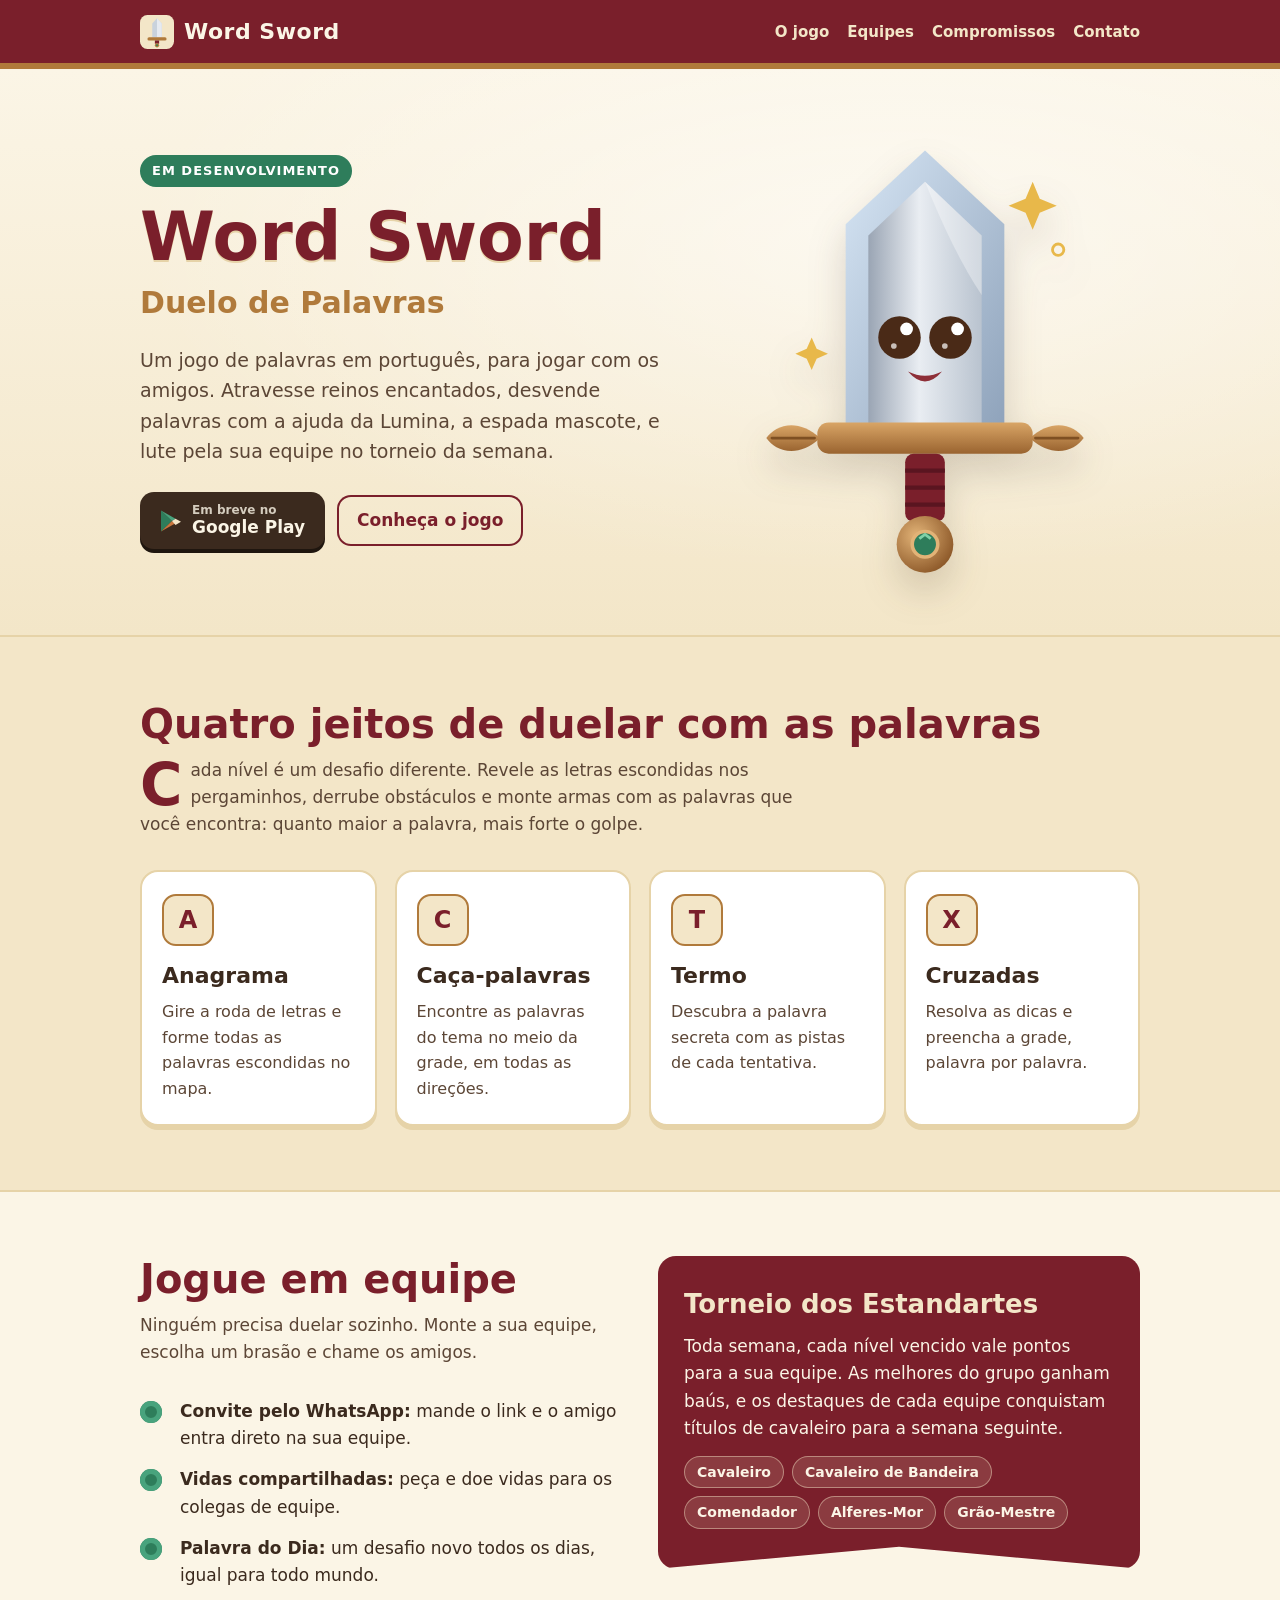
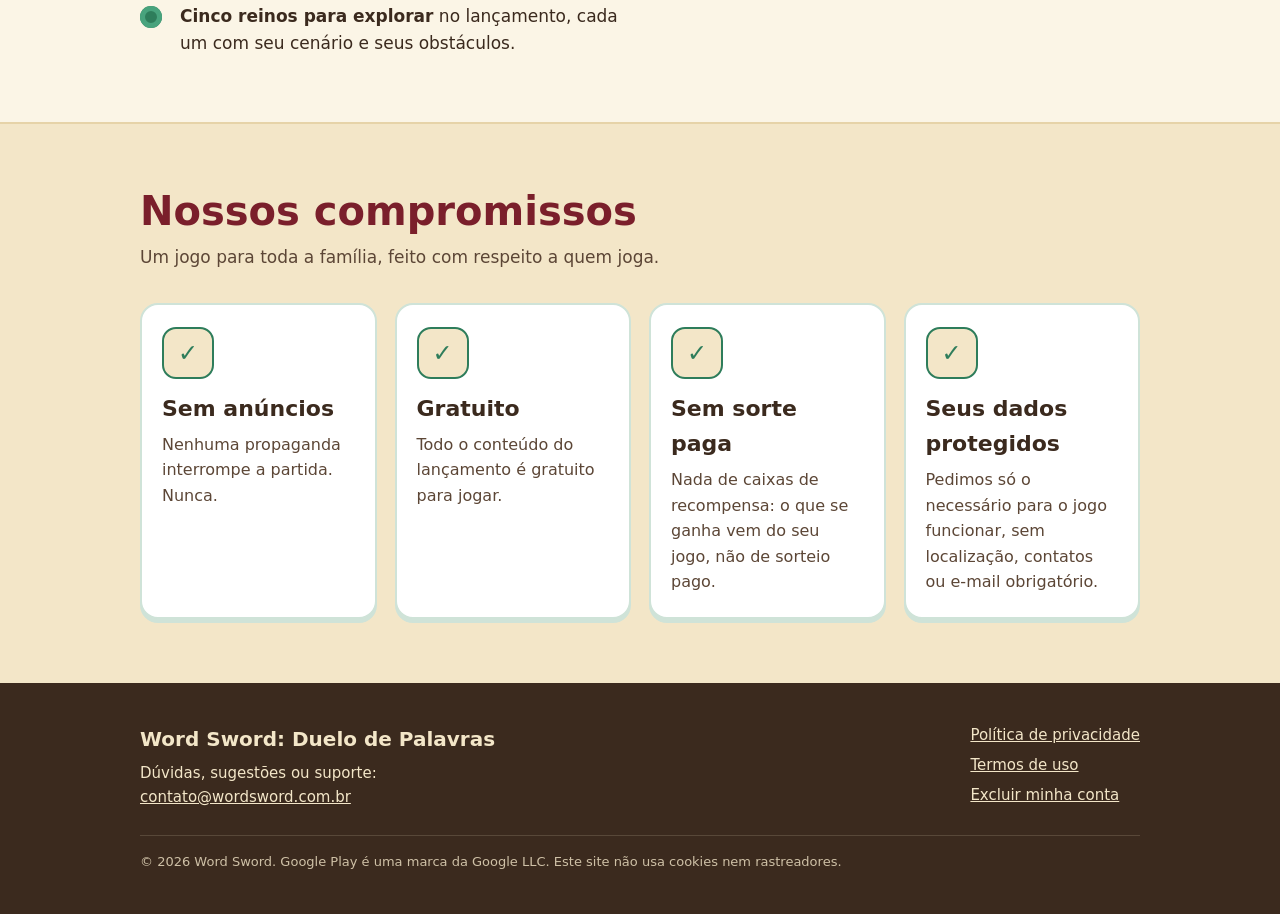
<file: index.html>
<!doctype html>
<html lang="pt-BR">
<head>
<meta charset="utf-8">
<meta name="viewport" content="width=device-width, initial-scale=1">
<title>Word Sword: Duelo de Palavras</title>
<meta name="description" content="Word Sword: Duelo de Palavras é um jogo de palavras em português para Android, com reinos, equipes e torneios. Sem anúncios. Em breve no Google Play.">
<meta name="theme-color" content="#7A1F2B">
<meta property="og:type" content="website">
<meta property="og:title" content="Word Sword: Duelo de Palavras">
<meta property="og:description" content="Jogo de palavras em português, com reinos, equipes e torneios. Sem anúncios. Em breve no Google Play.">
<meta property="og:url" content="https://wordsword.com.br/">
<meta property="og:locale" content="pt_BR">
<link rel="canonical" href="https://wordsword.com.br/">
<link rel="icon" href="data:image/svg+xml,%3Csvg xmlns='http://www.w3.org/2000/svg' viewBox='0 0 64 64'%3E%3Crect width='64' height='64' rx='14' fill='%237A1F2B'/%3E%3Cpath d='M32 6l9 10v26H23V16z' fill='%23E6EAF0'/%3E%3Crect x='14' y='42' width='36' height='6' rx='3' fill='%23B07A3B'/%3E%3Crect x='28' y='48' width='8' height='6' fill='%23F3E6C8'/%3E%3Ccircle cx='32' cy='57' r='4' fill='%23B07A3B'/%3E%3C/svg%3E">
<style>
  :root {
    --pergaminho: #F3E6C8;
    --pergaminho-claro: #FBF5E6;
    --pergaminho-escuro: #E6D3A8;
    --esmeralda: #2E7D5B;
    --vinho: #7A1F2B;
    --vinho-escuro: #5A1520;
    --bronze: #B07A3B;
    --cobre: #C8763E;
    --tinta: #3B2A1E;
    --tinta-suave: #5C4636;
    --raio: 18px;
    --fonte-titulo: "Baloo 2", "Nunito", "Trebuchet MS", system-ui, sans-serif;
    --fonte-texto: "Nunito", system-ui, -apple-system, "Segoe UI", Roboto, sans-serif;
  }
  * { box-sizing: border-box; }
  html { scroll-behavior: smooth; }
  body {
    margin: 0;
    background: var(--pergaminho);
    color: var(--tinta);
    font-family: var(--fonte-texto);
    font-size: 17px;
    line-height: 1.6;
  }
  a { color: var(--vinho); }
  a:focus-visible, .botao:focus-visible { outline: 3px solid var(--esmeralda); outline-offset: 3px; }
  .conteudo { max-width: 1040px; margin: 0 auto; padding: 0 20px; }

  /* Topo */
  header.topo {
    background: var(--vinho);
    color: var(--pergaminho-claro);
    border-bottom: 6px solid var(--bronze);
  }
  header.topo .conteudo { display: flex; align-items: center; justify-content: space-between; gap: 16px; padding-top: 14px; padding-bottom: 14px; }
  .marca { display: flex; align-items: center; gap: 10px; color: inherit; text-decoration: none; font-family: var(--fonte-titulo); font-weight: 800; font-size: 22px; letter-spacing: .5px; }
  .marca svg { width: 34px; height: 34px; }
  nav.menu { display: flex; gap: 18px; flex-wrap: wrap; }
  nav.menu a { color: var(--pergaminho); text-decoration: none; font-weight: 700; font-size: 15px; }
  nav.menu a:hover { text-decoration: underline; }

  /* Abertura */
  .abertura {
    background:
      radial-gradient(ellipse at 70% 30%, rgba(255,255,255,.55), transparent 60%),
      linear-gradient(180deg, var(--pergaminho-claro), var(--pergaminho));
    border-bottom: 2px solid var(--pergaminho-escuro);
  }
  .abertura .conteudo { display: grid; grid-template-columns: 1.25fr 1fr; align-items: center; gap: 32px; padding-top: 56px; padding-bottom: 56px; }
  .selo-dev {
    display: inline-block; background: var(--esmeralda); color: #fff;
    font-weight: 800; font-size: 13px; letter-spacing: 1px; text-transform: uppercase;
    padding: 6px 12px; border-radius: 999px; margin-bottom: 14px;
  }
  h1 {
    font-family: var(--fonte-titulo); font-weight: 800; line-height: 1.05;
    font-size: clamp(40px, 7vw, 68px); margin: 0 0 6px; color: var(--vinho);
    text-shadow: 0 2px 0 var(--pergaminho-escuro);
  }
  .subtitulo { font-family: var(--fonte-titulo); font-size: clamp(22px, 3.4vw, 30px); font-weight: 700; color: var(--bronze); margin: 0 0 18px; }
  .chamada { font-size: 19px; max-width: 34em; margin: 0 0 26px; color: var(--tinta-suave); }
  .botoes { display: flex; flex-wrap: wrap; gap: 12px; align-items: center; }
  .botao {
    display: inline-flex; align-items: center; gap: 10px;
    background: var(--tinta); color: var(--pergaminho-claro);
    padding: 12px 20px; border-radius: 14px; text-decoration: none; font-weight: 800;
    box-shadow: 0 4px 0 #1f160f;
  }
  .botao[aria-disabled="true"] { cursor: default; }
  .botao small { display: block; font-weight: 600; font-size: 12px; opacity: .8; line-height: 1.1; }
  .botao span { line-height: 1.15; }
  .botao.secundario { background: transparent; color: var(--vinho); box-shadow: inset 0 0 0 2px var(--vinho); }
  .ilustracao { display: flex; justify-content: center; }
  .ilustracao svg { width: min(340px, 80vw); height: auto; filter: drop-shadow(0 18px 18px rgba(59,42,30,.18)); }
  .flutuar { animation: flutuar 4s ease-in-out infinite; transform-origin: 50% 60%; }
  @keyframes flutuar { 0%,100% { transform: translateY(0) rotate(-2deg); } 50% { transform: translateY(-10px) rotate(2deg); } }
  @media (prefers-reduced-motion: reduce) { .flutuar { animation: none; } html { scroll-behavior: auto; } }

  /* Seções */
  section { padding: 64px 0; }
  section.faixa { background: var(--pergaminho-claro); border-top: 2px solid var(--pergaminho-escuro); border-bottom: 2px solid var(--pergaminho-escuro); }
  h2 { font-family: var(--fonte-titulo); font-weight: 800; color: var(--vinho); font-size: clamp(28px, 4.5vw, 40px); line-height: 1.15; margin: 0 0 10px; }
  .intro { color: var(--tinta-suave); max-width: 40em; margin: 0 0 32px; }
  .capitular::first-letter {
    float: left; font-family: var(--fonte-titulo); font-weight: 800; font-size: 3.4em; line-height: .9;
    color: var(--vinho); margin: 2px 8px 0 0;
  }

  .grade { display: grid; grid-template-columns: repeat(auto-fit, minmax(220px, 1fr)); gap: 18px; }
  .cartao {
    background: #fff; border: 2px solid var(--pergaminho-escuro); border-radius: var(--raio);
    padding: 22px 20px; box-shadow: 0 4px 0 var(--pergaminho-escuro);
  }
  .cartao h3 { font-family: var(--fonte-titulo); font-size: 22px; margin: 12px 0 6px; color: var(--tinta); }
  .cartao p { margin: 0; color: var(--tinta-suave); font-size: 16px; }
  .icone {
    width: 52px; height: 52px; border-radius: 14px; display: grid; place-items: center;
    background: var(--pergaminho); border: 2px solid var(--bronze);
    font-family: var(--fonte-titulo); font-weight: 800; font-size: 24px; color: var(--vinho);
  }

  .duas-colunas { display: grid; grid-template-columns: 1fr 1fr; gap: 36px; align-items: start; }
  ul.lista { list-style: none; padding: 0; margin: 0; display: grid; gap: 14px; }
  ul.lista li { display: grid; grid-template-columns: 30px 1fr; gap: 10px; align-items: start; }
  ul.lista li::before {
    content: ""; width: 22px; height: 22px; margin-top: 3px; border-radius: 50%;
    background: var(--esmeralda); box-shadow: inset 0 0 0 5px #48a37d;
  }
  ul.lista strong { color: var(--tinta); }

  .estandarte {
    background: var(--vinho); color: var(--pergaminho-claro); border-radius: var(--raio);
    padding: 28px 26px 40px; position: relative;
    clip-path: polygon(0 0, 100% 0, 100% 100%, 50% calc(100% - 22px), 0 100%);
  }
  .estandarte h3 { font-family: var(--fonte-titulo); font-size: 26px; margin: 0 0 8px; color: var(--pergaminho); }
  .estandarte p { margin: 0 0 10px; }
  .titulos { display: flex; flex-wrap: wrap; gap: 8px; margin-top: 14px; }
  .titulos span { background: rgba(243,230,200,.14); border: 1px solid rgba(243,230,200,.45); border-radius: 999px; padding: 4px 12px; font-size: 14px; font-weight: 700; }

  .compromissos .cartao { border-color: #cfe3d8; box-shadow: 0 4px 0 #cfe3d8; }
  .compromissos .icone { border-color: var(--esmeralda); color: var(--esmeralda); }

  /* Rodapé */
  footer { background: var(--tinta); color: var(--pergaminho); padding: 40px 0 28px; font-size: 15px; }
  footer .colunas { display: flex; flex-wrap: wrap; justify-content: space-between; gap: 24px; }
  footer a { color: var(--pergaminho); }
  footer nav { display: flex; flex-direction: column; gap: 6px; }
  footer .fim { border-top: 1px solid rgba(243,230,200,.2); margin-top: 26px; padding-top: 16px; font-size: 13px; opacity: .8; }

  @media (max-width: 760px) {
    .abertura .conteudo, .duas-colunas { grid-template-columns: 1fr; }
    .ilustracao { order: -1; }
    .ilustracao svg { width: min(240px, 70vw); }
    nav.menu { display: none; }
    section { padding: 48px 0; }
    .abertura .conteudo { padding-top: 32px; padding-bottom: 44px; }
  }
</style>
</head>
<body>

<header class="topo">
  <div class="conteudo">
    <a class="marca" href="#inicio" aria-label="Word Sword, início">
      <svg viewBox="0 0 64 64" aria-hidden="true"><rect width="64" height="64" rx="14" fill="#F3E6C8"/><path d="M32 6l9 10v26H23V16z" fill="#C9D2DC"/><path d="M32 6l9 10v26h-9z" fill="#E6EAF0"/><rect x="14" y="42" width="36" height="6" rx="3" fill="#B07A3B"/><rect x="28" y="48" width="8" height="6" fill="#7A1F2B"/><circle cx="32" cy="57" r="4" fill="#B07A3B"/><circle cx="32" cy="57" r="1.8" fill="#2E7D5B"/></svg>
      Word Sword
    </a>
    <nav class="menu" aria-label="Seções">
      <a href="#jogo">O jogo</a>
      <a href="#equipes">Equipes</a>
      <a href="#compromissos">Compromissos</a>
      <a href="#contato">Contato</a>
    </nav>
  </div>
</header>

<main id="inicio">
  <div class="abertura">
    <div class="conteudo">
      <div>
        <span class="selo-dev">Em desenvolvimento</span>
        <h1>Word Sword</h1>
        <p class="subtitulo">Duelo de Palavras</p>
        <p class="chamada">Um jogo de palavras em português, para jogar com os amigos. Atravesse reinos encantados, desvende palavras com a ajuda da Lumina, a espada mascote, e lute pela sua equipe no torneio da semana.</p>
        <div class="botoes">
          <a class="botao" href="#contato" aria-disabled="true">
            <svg width="22" height="24" viewBox="0 0 22 24" aria-hidden="true"><path d="M1 1.5v21l11-10.5z" fill="#2E7D5B"/><path d="M1 1.5l14.5 8.2L12 12z" fill="#48a37d"/><path d="M1 22.5l14.5-8.2L12 12z" fill="#C8763E"/><path d="M15.5 9.7L21 12.8l-5.5 3.1L12 12z" fill="#F3E6C8"/></svg>
            <span><small>Em breve no</small>Google Play</span>
          </a>
          <a class="botao secundario" href="#jogo">Conheça o jogo</a>
        </div>
      </div>
      <div class="ilustracao">
        <svg class="flutuar" viewBox="0 0 240 320" role="img" aria-label="Lumina, a espada mascote do jogo">
          <defs>
            <linearGradient id="lamina" x1="0" y1="0" x2="1" y2="0">
              <stop offset="0" stop-color="#9AA5B4"/><stop offset=".45" stop-color="#E9EDF2"/><stop offset="1" stop-color="#B9C3CF"/>
            </linearGradient>
            <linearGradient id="borda" x1="0" y1="0" x2="1" y2="1">
              <stop offset="0" stop-color="#D7E6F5"/><stop offset="1" stop-color="#8FA3BB"/>
            </linearGradient>
            <linearGradient id="bronze" x1="0" y1="0" x2="0" y2="1">
              <stop offset="0" stop-color="#D9A566"/><stop offset="1" stop-color="#9A6430"/>
            </linearGradient>
            <radialGradient id="pomo" cx=".35" cy=".35" r=".7">
              <stop offset="0" stop-color="#E2B377"/><stop offset="1" stop-color="#8E5A2A"/>
            </radialGradient>
          </defs>
          <!-- faíscas -->
          <path d="M196 40l5 12 12 5-12 5-5 12-5-12-12-5 12-5z" fill="#E8B84A"/>
          <path d="M40 150l3.5 8 8 3.5-8 3.5-3.5 8-3.5-8-8-3.5 8-3.5z" fill="#E8B84A"/>
          <circle cx="214" cy="88" r="4" fill="none" stroke="#E8B84A" stroke-width="2"/>
          <!-- lâmina com borda -->
          <path d="M120 18 L176 70 L176 212 L64 212 L64 70 Z" fill="url(#borda)"/>
          <path d="M120 40 L160 78 L160 212 L80 212 L80 78 Z" fill="url(#lamina)"/>
          <path d="M120 40 L160 78 L160 120 Q140 90 120 40 Z" fill="#fff" opacity=".35"/>
          <!-- rosto -->
          <circle cx="102" cy="150" r="15" fill="#4A2A17"/><circle cx="138" cy="150" r="15" fill="#4A2A17"/>
          <circle cx="107" cy="144" r="4.5" fill="#fff"/><circle cx="143" cy="144" r="4.5" fill="#fff"/>
          <circle cx="98" cy="156" r="2" fill="#fff" opacity=".7"/><circle cx="134" cy="156" r="2" fill="#fff" opacity=".7"/>
          <path d="M108 174 Q120 188 132 174 Q120 180 108 174 Z" fill="#8E2F38"/>
          <!-- guarda com pontas de folha -->
          <rect x="44" y="210" width="152" height="22" rx="8" fill="url(#bronze)"/>
          <path d="M46 221 C30 206 14 212 8 221 C14 230 30 236 46 221 Z" fill="url(#bronze)"/>
          <path d="M194 221 C210 206 226 212 232 221 C226 230 210 236 194 221 Z" fill="url(#bronze)"/>
          <path d="M12 221 H42 M198 221 H228" stroke="#7E4F22" stroke-width="2" stroke-linecap="round"/>
          <!-- cabo e pomo -->
          <rect x="106" y="232" width="28" height="48" rx="6" fill="#7A1F2B"/>
          <path d="M106 244 H134 M106 256 H134 M106 268 H134" stroke="#5A1520" stroke-width="3"/>
          <circle cx="120" cy="296" r="20" fill="url(#pomo)"/>
          <circle cx="120" cy="296" r="9" fill="#2E7D5B" stroke="#E2B377" stroke-width="2.5"/>
          <path d="M116 292 l4 -3 4 3" stroke="#7FD1A8" stroke-width="2" fill="none"/>
        </svg>
      </div>
    </div>
  </div>

  <section id="jogo">
    <div class="conteudo">
      <h2>Quatro jeitos de duelar com as palavras</h2>
      <p class="intro capitular">Cada nível é um desafio diferente. Revele as letras escondidas nos pergaminhos, derrube obstáculos e monte armas com as palavras que você encontra: quanto maior a palavra, mais forte o golpe.</p>
      <div class="grade">
        <article class="cartao">
          <div class="icone" aria-hidden="true">A</div>
          <h3>Anagrama</h3>
          <p>Gire a roda de letras e forme todas as palavras escondidas no mapa.</p>
        </article>
        <article class="cartao">
          <div class="icone" aria-hidden="true">C</div>
          <h3>Caça-palavras</h3>
          <p>Encontre as palavras do tema no meio da grade, em todas as direções.</p>
        </article>
        <article class="cartao">
          <div class="icone" aria-hidden="true">T</div>
          <h3>Termo</h3>
          <p>Descubra a palavra secreta com as pistas de cada tentativa.</p>
        </article>
        <article class="cartao">
          <div class="icone" aria-hidden="true">X</div>
          <h3>Cruzadas</h3>
          <p>Resolva as dicas e preencha a grade, palavra por palavra.</p>
        </article>
      </div>
    </div>
  </section>

  <section id="equipes" class="faixa">
    <div class="conteudo duas-colunas">
      <div>
        <h2>Jogue em equipe</h2>
        <p class="intro">Ninguém precisa duelar sozinho. Monte a sua equipe, escolha um brasão e chame os amigos.</p>
        <ul class="lista">
          <li><span><strong>Convite pelo WhatsApp:</strong> mande o link e o amigo entra direto na sua equipe.</span></li>
          <li><span><strong>Vidas compartilhadas:</strong> peça e doe vidas para os colegas de equipe.</span></li>
          <li><span><strong>Palavra do Dia:</strong> um desafio novo todos os dias, igual para todo mundo.</span></li>
          <li><span><strong>Cinco reinos para explorar</strong> no lançamento, cada um com seu cenário e seus obstáculos.</span></li>
        </ul>
      </div>
      <div class="estandarte">
        <h3>Torneio dos Estandartes</h3>
        <p>Toda semana, cada nível vencido vale pontos para a sua equipe. As melhores do grupo ganham baús, e os destaques de cada equipe conquistam títulos de cavaleiro para a semana seguinte.</p>
        <div class="titulos" aria-label="Exemplos de títulos">
          <span>Cavaleiro</span><span>Cavaleiro de Bandeira</span><span>Comendador</span><span>Alferes-Mor</span><span>Grão-Mestre</span>
        </div>
      </div>
    </div>
  </section>

  <section id="compromissos" class="compromissos">
    <div class="conteudo">
      <h2>Nossos compromissos</h2>
      <p class="intro">Um jogo para toda a família, feito com respeito a quem joga.</p>
      <div class="grade">
        <article class="cartao">
          <div class="icone" aria-hidden="true">✓</div>
          <h3>Sem anúncios</h3>
          <p>Nenhuma propaganda interrompe a partida. Nunca.</p>
        </article>
        <article class="cartao">
          <div class="icone" aria-hidden="true">✓</div>
          <h3>Gratuito</h3>
          <p>Todo o conteúdo do lançamento é gratuito para jogar.</p>
        </article>
        <article class="cartao">
          <div class="icone" aria-hidden="true">✓</div>
          <h3>Sem sorte paga</h3>
          <p>Nada de caixas de recompensa: o que se ganha vem do seu jogo, não de sorteio pago.</p>
        </article>
        <article class="cartao">
          <div class="icone" aria-hidden="true">✓</div>
          <h3>Seus dados protegidos</h3>
          <p>Pedimos só o necessário para o jogo funcionar, sem localização, contatos ou e-mail obrigatório.</p>
        </article>
      </div>
    </div>
  </section>
</main>

<footer id="contato">
  <div class="conteudo">
    <div class="colunas">
      <div>
        <strong style="font-family: var(--fonte-titulo); font-size: 20px;">Word Sword: Duelo de Palavras</strong>
        <p style="margin: 6px 0 0;">Dúvidas, sugestões ou suporte:<br><a href="mailto:contato@wordsword.com.br">contato@wordsword.com.br</a></p>
      </div>
      <nav aria-label="Informações legais">
        <a href="/privacidade.html">Política de privacidade</a>
        <a href="/termos.html">Termos de uso</a>
        <a href="/excluir-conta.html">Excluir minha conta</a>
      </nav>
    </div>
    <p class="fim">© 2026 Word Sword. Google Play é uma marca da Google LLC. Este site não usa cookies nem rastreadores.</p>
  </div>
</footer>

</body>
</html>
</file>
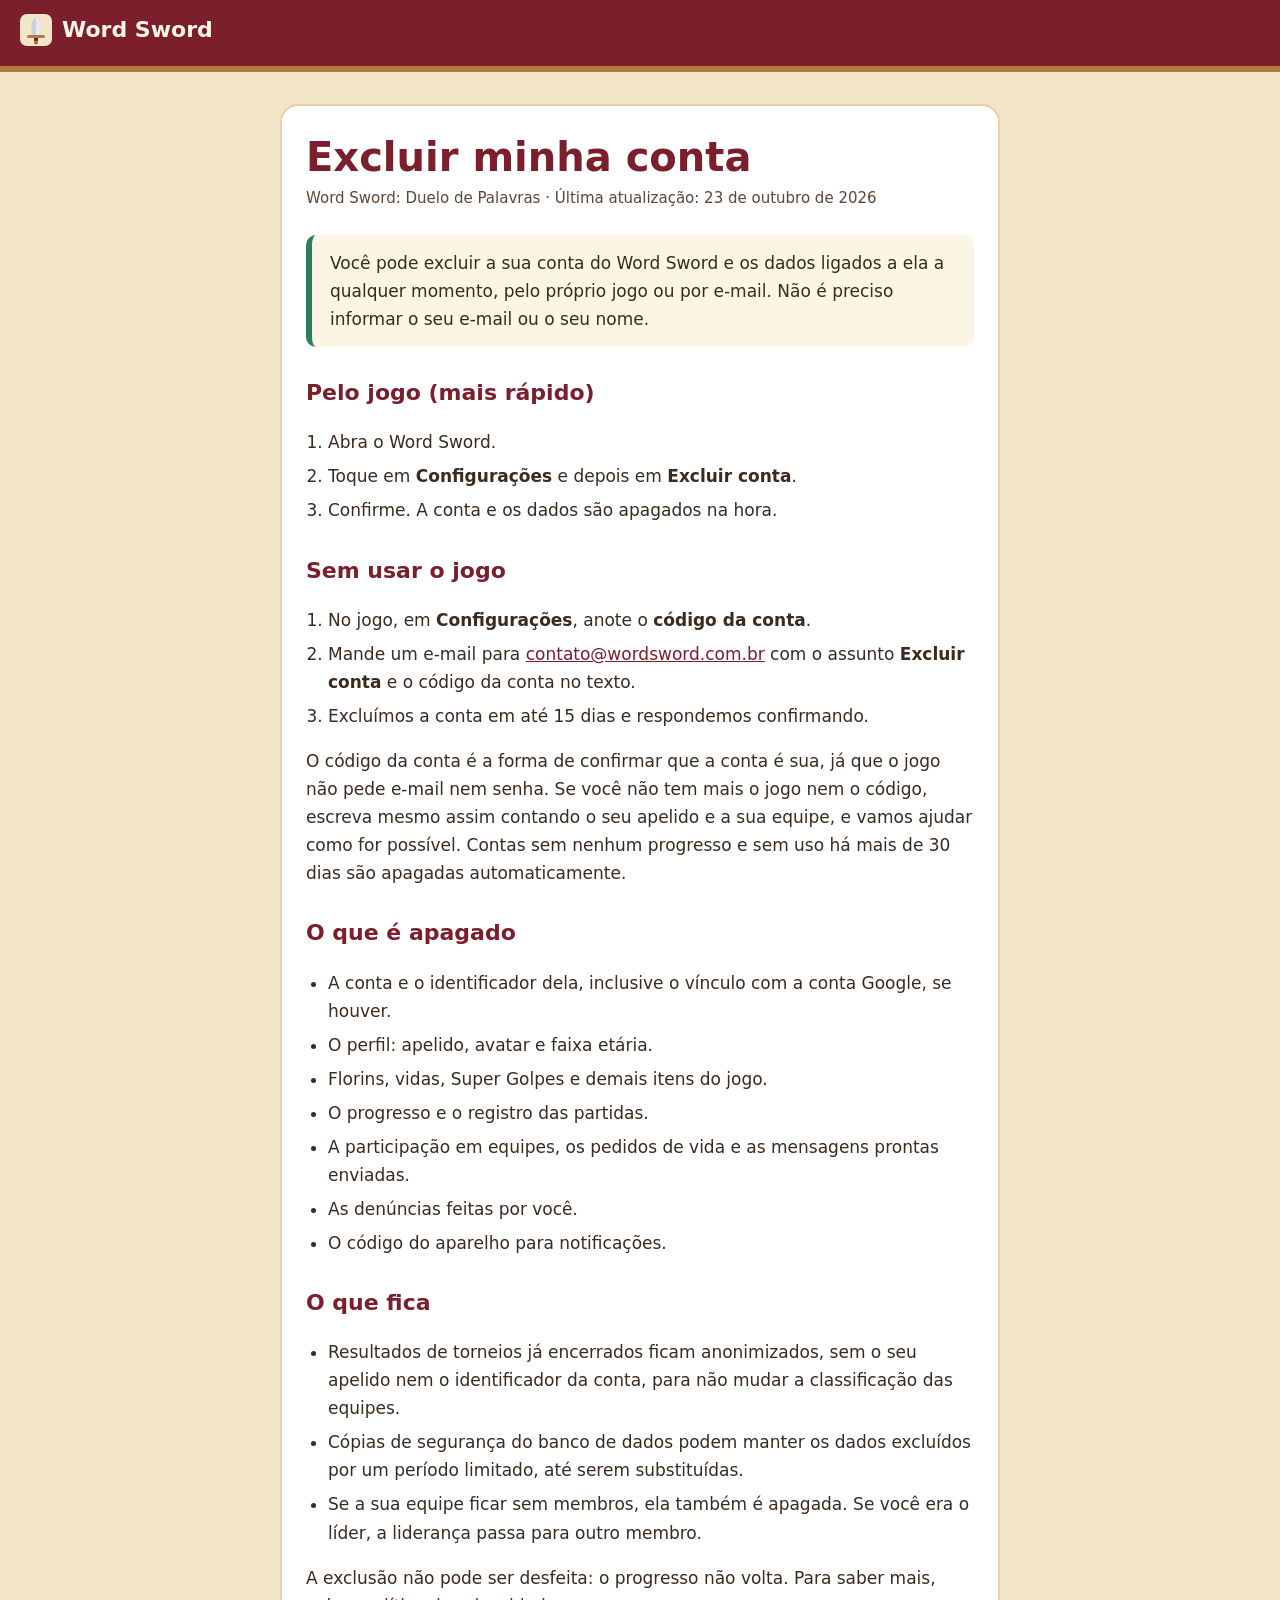
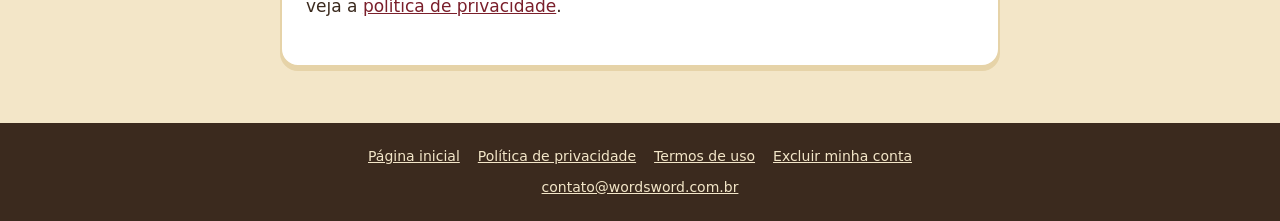
<file: excluir-conta.html>
<!doctype html>
<html lang="pt-BR">
<head>
<meta charset="utf-8">
<meta name="viewport" content="width=device-width, initial-scale=1">
<title>Excluir minha conta · Word Sword</title>
<meta name="description" content="Como excluir a sua conta do Word Sword: Duelo de Palavras e quais dados são apagados.">
<meta name="theme-color" content="#7A1F2B">
<link rel="canonical" href="https://wordsword.com.br/excluir-conta.html">
<link rel="icon" href="data:image/svg+xml,%3Csvg xmlns='http://www.w3.org/2000/svg' viewBox='0 0 64 64'%3E%3Crect width='64' height='64' rx='14' fill='%237A1F2B'/%3E%3Cpath d='M32 6l9 10v26H23V16z' fill='%23E6EAF0'/%3E%3Crect x='14' y='42' width='36' height='6' rx='3' fill='%23B07A3B'/%3E%3Crect x='28' y='48' width='8' height='6' fill='%23F3E6C8'/%3E%3Ccircle cx='32' cy='57' r='4' fill='%23B07A3B'/%3E%3C/svg%3E">
<link rel="stylesheet" href="/legal.css">
</head>
<body>
<header class="topo">
  <a class="marca" href="/" aria-label="Word Sword, página inicial">
    <svg viewBox="0 0 64 64" aria-hidden="true"><rect width="64" height="64" rx="14" fill="#F3E6C8"/><path d="M32 6l9 10v26H23V16z" fill="#C9D2DC"/><path d="M32 6l9 10v26h-9z" fill="#E6EAF0"/><rect x="14" y="42" width="36" height="6" rx="3" fill="#B07A3B"/><rect x="28" y="48" width="8" height="6" fill="#7A1F2B"/><circle cx="32" cy="57" r="4" fill="#B07A3B"/><circle cx="32" cy="57" r="1.8" fill="#2E7D5B"/></svg>
    Word Sword
  </a>
</header>

<main>
  <article class="documento">
    <h1>Excluir minha conta</h1>
    <p class="atualizacao">Word Sword: Duelo de Palavras · Última atualização: 23 de outubro de 2026</p>

    <div class="resumo">
      <p>Você pode excluir a sua conta do Word Sword e os dados ligados a ela a qualquer momento, pelo próprio jogo ou por e-mail. Não é preciso informar o seu e-mail ou o seu nome.</p>
    </div>

    <h2>Pelo jogo (mais rápido)</h2>
    <ol>
      <li>Abra o Word Sword.</li>
      <li>Toque em <strong>Configurações</strong> e depois em <strong>Excluir conta</strong>.</li>
      <li>Confirme. A conta e os dados são apagados na hora.</li>
    </ol>

    <h2>Sem usar o jogo</h2>
    <ol>
      <li>No jogo, em <strong>Configurações</strong>, anote o <strong>código da conta</strong>.</li>
      <li>Mande um e-mail para <a href="mailto:contato@wordsword.com.br?subject=Excluir%20conta">contato@wordsword.com.br</a> com o assunto <strong>Excluir conta</strong> e o código da conta no texto.</li>
      <li>Excluímos a conta em até 15 dias e respondemos confirmando.</li>
    </ol>
    <p>O código da conta é a forma de confirmar que a conta é sua, já que o jogo não pede e-mail nem senha. Se você não tem mais o jogo nem o código, escreva mesmo assim contando o seu apelido e a sua equipe, e vamos ajudar como for possível. Contas sem nenhum progresso e sem uso há mais de 30 dias são apagadas automaticamente.</p>

    <h2>O que é apagado</h2>
    <ul>
      <li>A conta e o identificador dela, inclusive o vínculo com a conta Google, se houver.</li>
      <li>O perfil: apelido, avatar e faixa etária.</li>
      <li>Florins, vidas, Super Golpes e demais itens do jogo.</li>
      <li>O progresso e o registro das partidas.</li>
      <li>A participação em equipes, os pedidos de vida e as mensagens prontas enviadas.</li>
      <li>As denúncias feitas por você.</li>
      <li>O código do aparelho para notificações.</li>
    </ul>

    <h2>O que fica</h2>
    <ul>
      <li>Resultados de torneios já encerrados ficam anonimizados, sem o seu apelido nem o identificador da conta, para não mudar a classificação das equipes.</li>
      <li>Cópias de segurança do banco de dados podem manter os dados excluídos por um período limitado, até serem substituídas.</li>
      <li>Se a sua equipe ficar sem membros, ela também é apagada. Se você era o líder, a liderança passa para outro membro.</li>
    </ul>
    <p>A exclusão não pode ser desfeita: o progresso não volta. Para saber mais, veja a <a href="/privacidade.html">política de privacidade</a>.</p>
  </article>
</main>

<footer>
  <nav aria-label="Informações legais">
    <a href="/">Página inicial</a>
    <a href="/privacidade.html">Política de privacidade</a>
    <a href="/termos.html">Termos de uso</a>
    <a href="/excluir-conta.html">Excluir minha conta</a>
  </nav>
  <a href="mailto:contato@wordsword.com.br">contato@wordsword.com.br</a>
</footer>
</body>
</html>
</file>
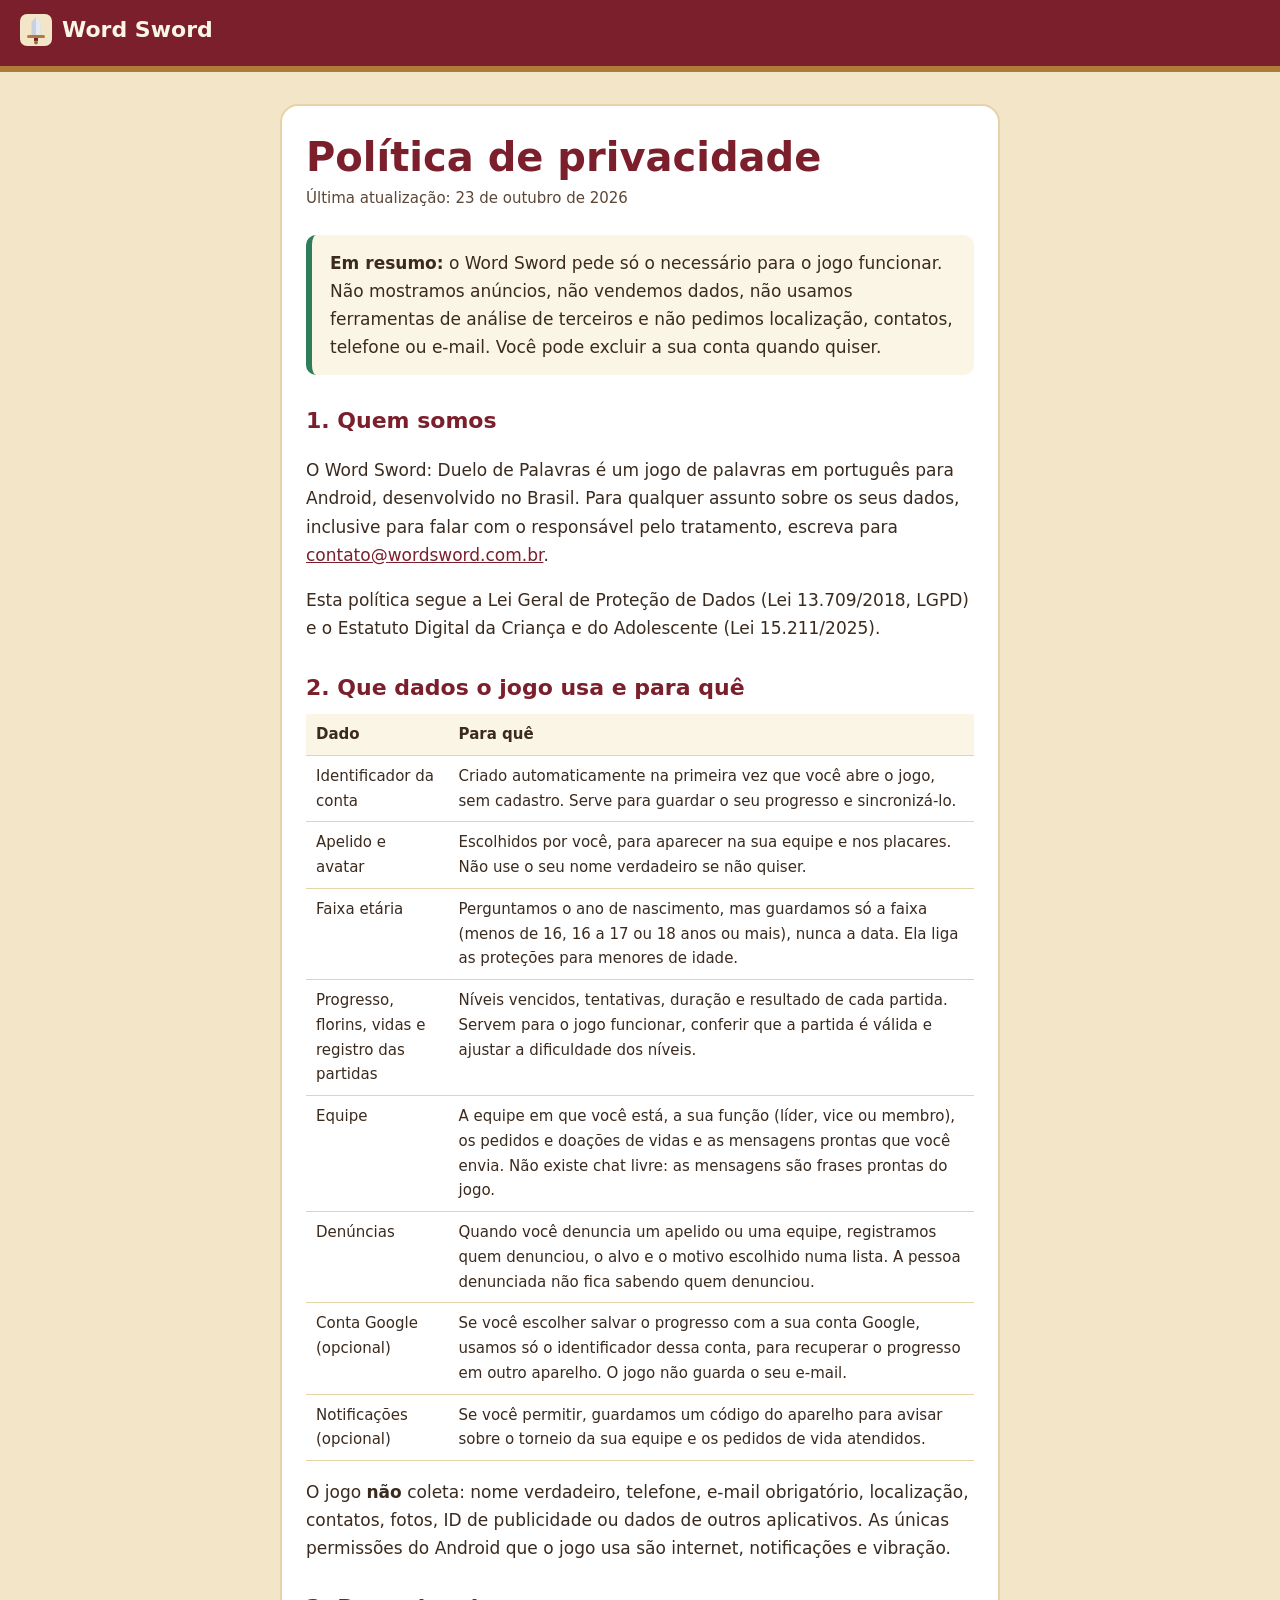
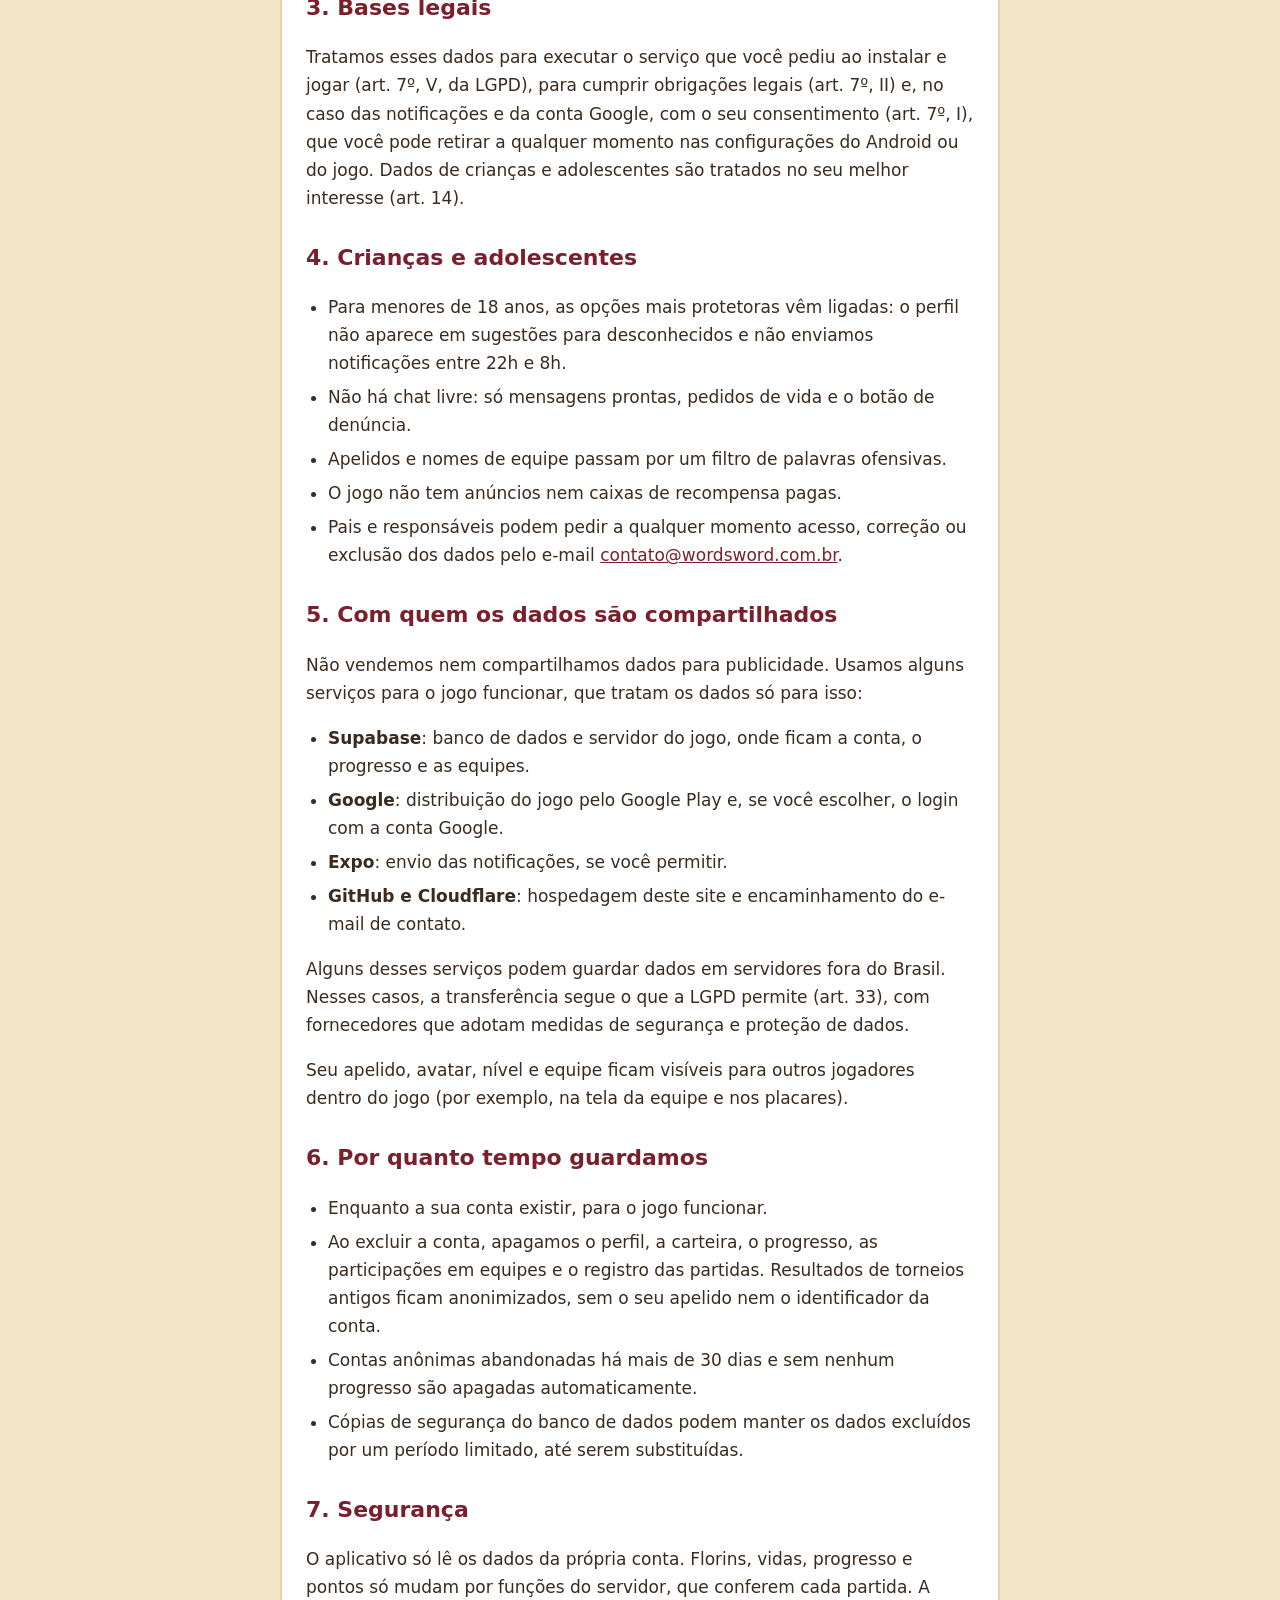
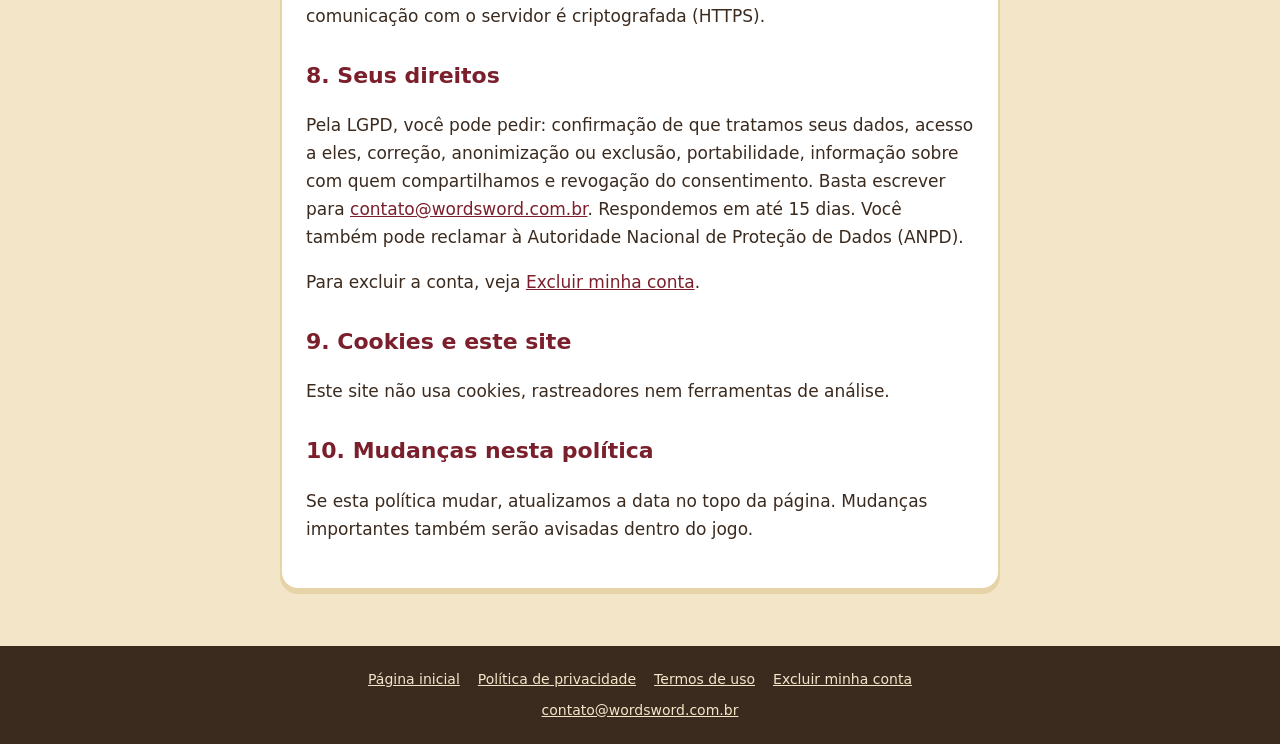
<file: privacidade.html>
<!doctype html>
<html lang="pt-BR">
<head>
<meta charset="utf-8">
<meta name="viewport" content="width=device-width, initial-scale=1">
<title>Política de privacidade · Word Sword</title>
<meta name="description" content="Como o Word Sword: Duelo de Palavras trata os dados de quem joga.">
<meta name="theme-color" content="#7A1F2B">
<link rel="canonical" href="https://wordsword.com.br/privacidade.html">
<link rel="icon" href="data:image/svg+xml,%3Csvg xmlns='http://www.w3.org/2000/svg' viewBox='0 0 64 64'%3E%3Crect width='64' height='64' rx='14' fill='%237A1F2B'/%3E%3Cpath d='M32 6l9 10v26H23V16z' fill='%23E6EAF0'/%3E%3Crect x='14' y='42' width='36' height='6' rx='3' fill='%23B07A3B'/%3E%3Crect x='28' y='48' width='8' height='6' fill='%23F3E6C8'/%3E%3Ccircle cx='32' cy='57' r='4' fill='%23B07A3B'/%3E%3C/svg%3E">
<link rel="stylesheet" href="/legal.css">
</head>
<body>
<header class="topo">
  <a class="marca" href="/" aria-label="Word Sword, página inicial">
    <svg viewBox="0 0 64 64" aria-hidden="true"><rect width="64" height="64" rx="14" fill="#F3E6C8"/><path d="M32 6l9 10v26H23V16z" fill="#C9D2DC"/><path d="M32 6l9 10v26h-9z" fill="#E6EAF0"/><rect x="14" y="42" width="36" height="6" rx="3" fill="#B07A3B"/><rect x="28" y="48" width="8" height="6" fill="#7A1F2B"/><circle cx="32" cy="57" r="4" fill="#B07A3B"/><circle cx="32" cy="57" r="1.8" fill="#2E7D5B"/></svg>
    Word Sword
  </a>
</header>

<main>
  <article class="documento">
    <h1>Política de privacidade</h1>
    <p class="atualizacao">Última atualização: 23 de outubro de 2026</p>

    <div class="resumo">
      <p><strong>Em resumo:</strong> o Word Sword pede só o necessário para o jogo funcionar. Não mostramos anúncios, não vendemos dados, não usamos ferramentas de análise de terceiros e não pedimos localização, contatos, telefone ou e-mail. Você pode excluir a sua conta quando quiser.</p>
    </div>

    <h2>1. Quem somos</h2>
    <p>O Word Sword: Duelo de Palavras é um jogo de palavras em português para Android, desenvolvido no Brasil. Para qualquer assunto sobre os seus dados, inclusive para falar com o responsável pelo tratamento, escreva para <a href="mailto:contato@wordsword.com.br">contato@wordsword.com.br</a>.</p>
    <p>Esta política segue a Lei Geral de Proteção de Dados (Lei 13.709/2018, LGPD) e o Estatuto Digital da Criança e do Adolescente (Lei 15.211/2025).</p>

    <h2>2. Que dados o jogo usa e para quê</h2>
    <table>
      <thead><tr><th>Dado</th><th>Para quê</th></tr></thead>
      <tbody>
        <tr><td>Identificador da conta</td><td>Criado automaticamente na primeira vez que você abre o jogo, sem cadastro. Serve para guardar o seu progresso e sincronizá-lo.</td></tr>
        <tr><td>Apelido e avatar</td><td>Escolhidos por você, para aparecer na sua equipe e nos placares. Não use o seu nome verdadeiro se não quiser.</td></tr>
        <tr><td>Faixa etária</td><td>Perguntamos o ano de nascimento, mas guardamos só a faixa (menos de 16, 16 a 17 ou 18 anos ou mais), nunca a data. Ela liga as proteções para menores de idade.</td></tr>
        <tr><td>Progresso, florins, vidas e registro das partidas</td><td>Níveis vencidos, tentativas, duração e resultado de cada partida. Servem para o jogo funcionar, conferir que a partida é válida e ajustar a dificuldade dos níveis.</td></tr>
        <tr><td>Equipe</td><td>A equipe em que você está, a sua função (líder, vice ou membro), os pedidos e doações de vidas e as mensagens prontas que você envia. Não existe chat livre: as mensagens são frases prontas do jogo.</td></tr>
        <tr><td>Denúncias</td><td>Quando você denuncia um apelido ou uma equipe, registramos quem denunciou, o alvo e o motivo escolhido numa lista. A pessoa denunciada não fica sabendo quem denunciou.</td></tr>
        <tr><td>Conta Google (opcional)</td><td>Se você escolher salvar o progresso com a sua conta Google, usamos só o identificador dessa conta, para recuperar o progresso em outro aparelho. O jogo não guarda o seu e-mail.</td></tr>
        <tr><td>Notificações (opcional)</td><td>Se você permitir, guardamos um código do aparelho para avisar sobre o torneio da sua equipe e os pedidos de vida atendidos.</td></tr>
      </tbody>
    </table>
    <p>O jogo <strong>não</strong> coleta: nome verdadeiro, telefone, e-mail obrigatório, localização, contatos, fotos, ID de publicidade ou dados de outros aplicativos. As únicas permissões do Android que o jogo usa são internet, notificações e vibração.</p>

    <h2>3. Bases legais</h2>
    <p>Tratamos esses dados para executar o serviço que você pediu ao instalar e jogar (art. 7º, V, da LGPD), para cumprir obrigações legais (art. 7º, II) e, no caso das notificações e da conta Google, com o seu consentimento (art. 7º, I), que você pode retirar a qualquer momento nas configurações do Android ou do jogo. Dados de crianças e adolescentes são tratados no seu melhor interesse (art. 14).</p>

    <h2>4. Crianças e adolescentes</h2>
    <ul>
      <li>Para menores de 18 anos, as opções mais protetoras vêm ligadas: o perfil não aparece em sugestões para desconhecidos e não enviamos notificações entre 22h e 8h.</li>
      <li>Não há chat livre: só mensagens prontas, pedidos de vida e o botão de denúncia.</li>
      <li>Apelidos e nomes de equipe passam por um filtro de palavras ofensivas.</li>
      <li>O jogo não tem anúncios nem caixas de recompensa pagas.</li>
      <li>Pais e responsáveis podem pedir a qualquer momento acesso, correção ou exclusão dos dados pelo e-mail <a href="mailto:contato@wordsword.com.br">contato@wordsword.com.br</a>.</li>
    </ul>

    <h2>5. Com quem os dados são compartilhados</h2>
    <p>Não vendemos nem compartilhamos dados para publicidade. Usamos alguns serviços para o jogo funcionar, que tratam os dados só para isso:</p>
    <ul>
      <li><strong>Supabase</strong>: banco de dados e servidor do jogo, onde ficam a conta, o progresso e as equipes.</li>
      <li><strong>Google</strong>: distribuição do jogo pelo Google Play e, se você escolher, o login com a conta Google.</li>
      <li><strong>Expo</strong>: envio das notificações, se você permitir.</li>
      <li><strong>GitHub e Cloudflare</strong>: hospedagem deste site e encaminhamento do e-mail de contato.</li>
    </ul>
    <p>Alguns desses serviços podem guardar dados em servidores fora do Brasil. Nesses casos, a transferência segue o que a LGPD permite (art. 33), com fornecedores que adotam medidas de segurança e proteção de dados.</p>
    <p>Seu apelido, avatar, nível e equipe ficam visíveis para outros jogadores dentro do jogo (por exemplo, na tela da equipe e nos placares).</p>

    <h2>6. Por quanto tempo guardamos</h2>
    <ul>
      <li>Enquanto a sua conta existir, para o jogo funcionar.</li>
      <li>Ao excluir a conta, apagamos o perfil, a carteira, o progresso, as participações em equipes e o registro das partidas. Resultados de torneios antigos ficam anonimizados, sem o seu apelido nem o identificador da conta.</li>
      <li>Contas anônimas abandonadas há mais de 30 dias e sem nenhum progresso são apagadas automaticamente.</li>
      <li>Cópias de segurança do banco de dados podem manter os dados excluídos por um período limitado, até serem substituídas.</li>
    </ul>

    <h2>7. Segurança</h2>
    <p>O aplicativo só lê os dados da própria conta. Florins, vidas, progresso e pontos só mudam por funções do servidor, que conferem cada partida. A comunicação com o servidor é criptografada (HTTPS).</p>

    <h2>8. Seus direitos</h2>
    <p>Pela LGPD, você pode pedir: confirmação de que tratamos seus dados, acesso a eles, correção, anonimização ou exclusão, portabilidade, informação sobre com quem compartilhamos e revogação do consentimento. Basta escrever para <a href="mailto:contato@wordsword.com.br">contato@wordsword.com.br</a>. Respondemos em até 15 dias. Você também pode reclamar à Autoridade Nacional de Proteção de Dados (ANPD).</p>
    <p>Para excluir a conta, veja <a href="/excluir-conta.html">Excluir minha conta</a>.</p>

    <h2>9. Cookies e este site</h2>
    <p>Este site não usa cookies, rastreadores nem ferramentas de análise.</p>

    <h2>10. Mudanças nesta política</h2>
    <p>Se esta política mudar, atualizamos a data no topo da página. Mudanças importantes também serão avisadas dentro do jogo.</p>
  </article>
</main>

<footer>
  <nav aria-label="Informações legais">
    <a href="/">Página inicial</a>
    <a href="/privacidade.html">Política de privacidade</a>
    <a href="/termos.html">Termos de uso</a>
    <a href="/excluir-conta.html">Excluir minha conta</a>
  </nav>
  <a href="mailto:contato@wordsword.com.br">contato@wordsword.com.br</a>
</footer>
</body>
</html>
</file>
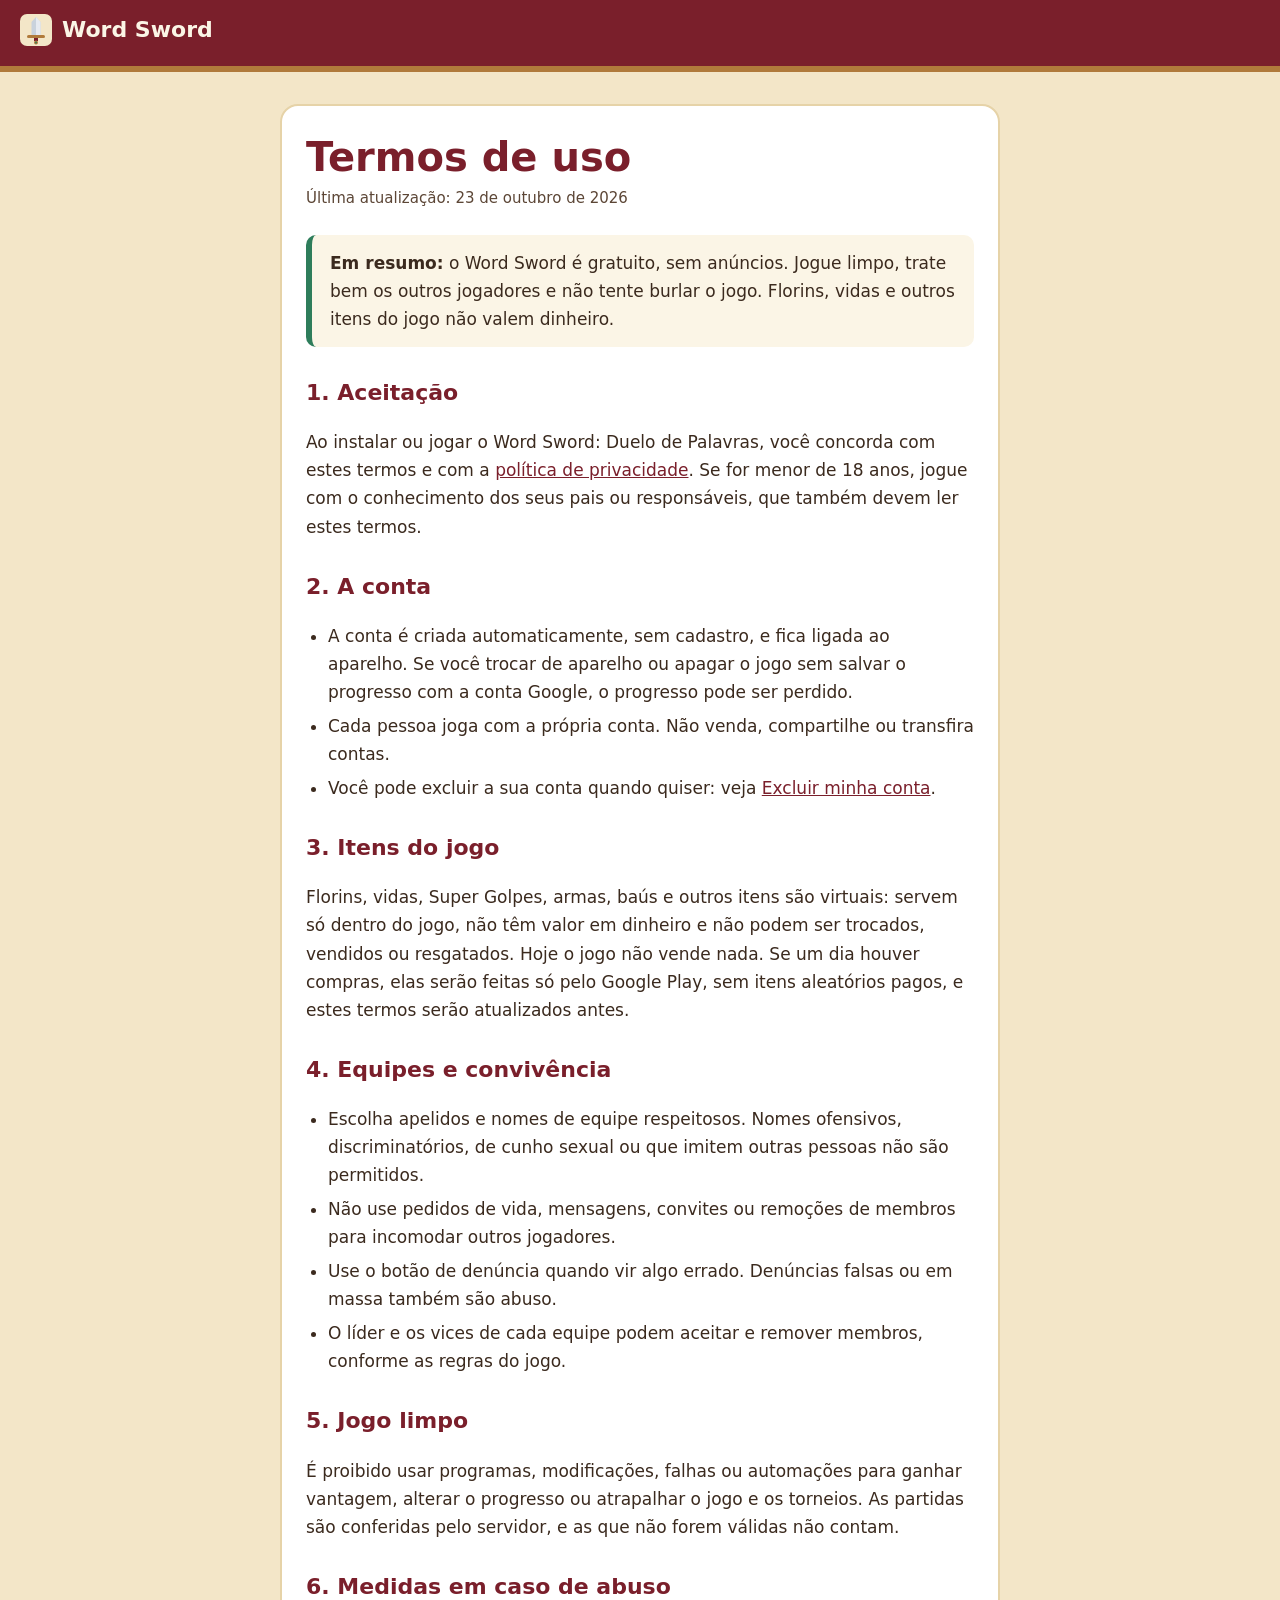
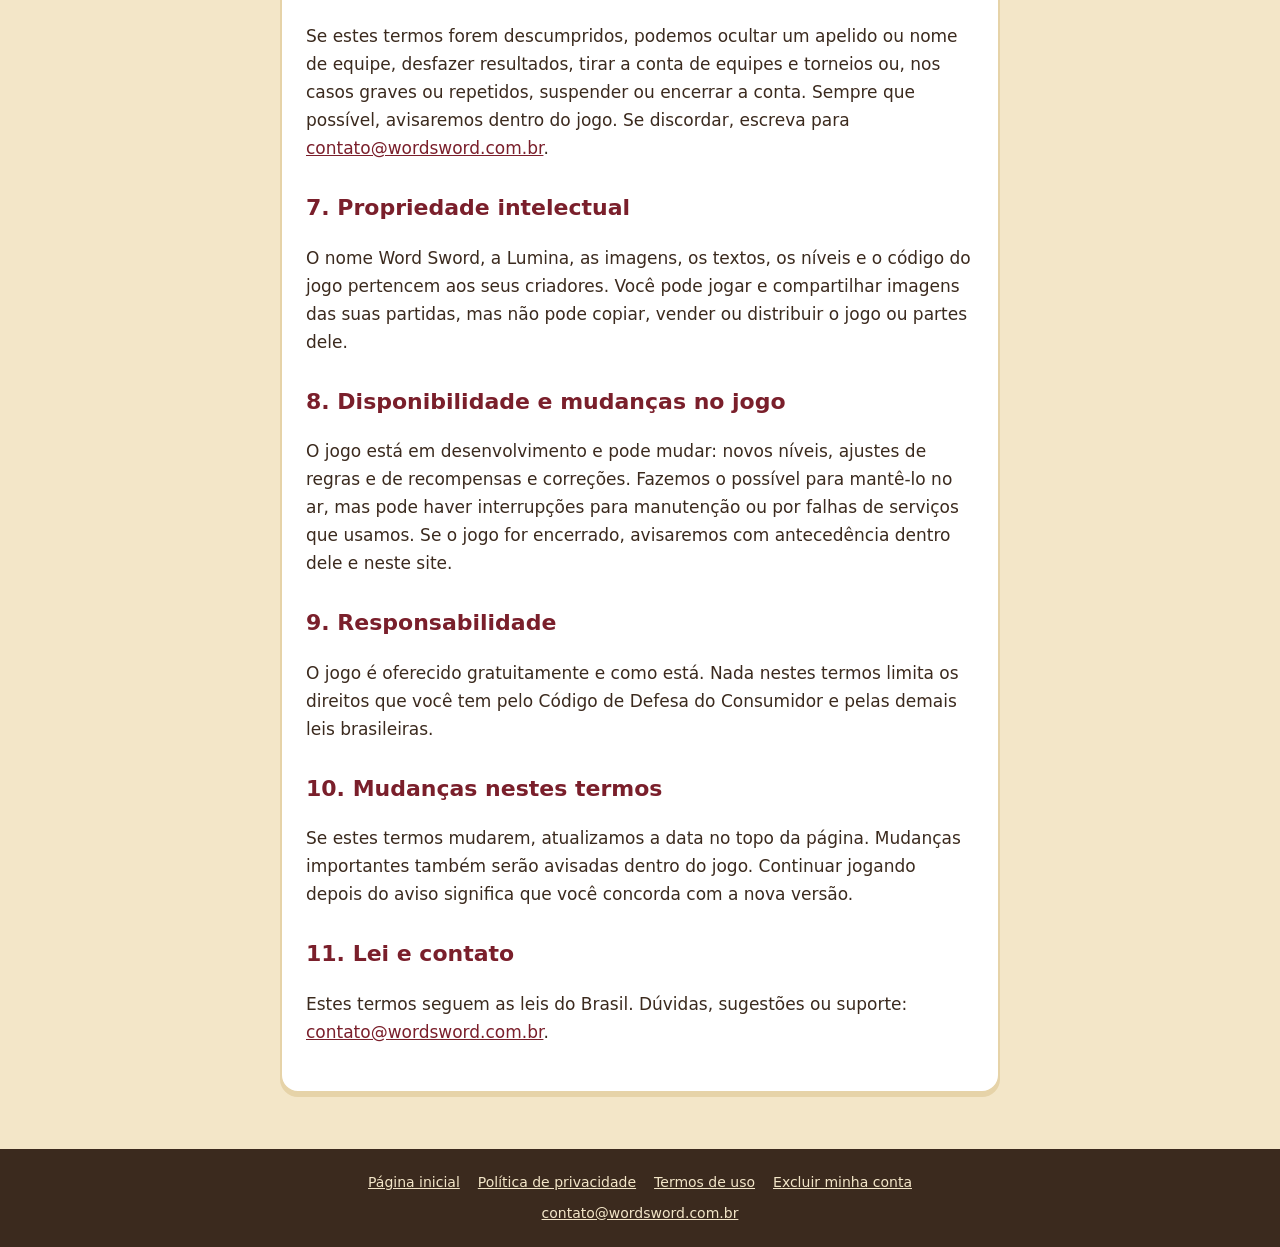
<file: termos.html>
<!doctype html>
<html lang="pt-BR">
<head>
<meta charset="utf-8">
<meta name="viewport" content="width=device-width, initial-scale=1">
<title>Termos de uso · Word Sword</title>
<meta name="description" content="Termos de uso do Word Sword: Duelo de Palavras.">
<meta name="theme-color" content="#7A1F2B">
<link rel="canonical" href="https://wordsword.com.br/termos.html">
<link rel="icon" href="data:image/svg+xml,%3Csvg xmlns='http://www.w3.org/2000/svg' viewBox='0 0 64 64'%3E%3Crect width='64' height='64' rx='14' fill='%237A1F2B'/%3E%3Cpath d='M32 6l9 10v26H23V16z' fill='%23E6EAF0'/%3E%3Crect x='14' y='42' width='36' height='6' rx='3' fill='%23B07A3B'/%3E%3Crect x='28' y='48' width='8' height='6' fill='%23F3E6C8'/%3E%3Ccircle cx='32' cy='57' r='4' fill='%23B07A3B'/%3E%3C/svg%3E">
<link rel="stylesheet" href="/legal.css">
</head>
<body>
<header class="topo">
  <a class="marca" href="/" aria-label="Word Sword, página inicial">
    <svg viewBox="0 0 64 64" aria-hidden="true"><rect width="64" height="64" rx="14" fill="#F3E6C8"/><path d="M32 6l9 10v26H23V16z" fill="#C9D2DC"/><path d="M32 6l9 10v26h-9z" fill="#E6EAF0"/><rect x="14" y="42" width="36" height="6" rx="3" fill="#B07A3B"/><rect x="28" y="48" width="8" height="6" fill="#7A1F2B"/><circle cx="32" cy="57" r="4" fill="#B07A3B"/><circle cx="32" cy="57" r="1.8" fill="#2E7D5B"/></svg>
    Word Sword
  </a>
</header>

<main>
  <article class="documento">
    <h1>Termos de uso</h1>
    <p class="atualizacao">Última atualização: 23 de outubro de 2026</p>

    <div class="resumo">
      <p><strong>Em resumo:</strong> o Word Sword é gratuito, sem anúncios. Jogue limpo, trate bem os outros jogadores e não tente burlar o jogo. Florins, vidas e outros itens do jogo não valem dinheiro.</p>
    </div>

    <h2>1. Aceitação</h2>
    <p>Ao instalar ou jogar o Word Sword: Duelo de Palavras, você concorda com estes termos e com a <a href="/privacidade.html">política de privacidade</a>. Se for menor de 18 anos, jogue com o conhecimento dos seus pais ou responsáveis, que também devem ler estes termos.</p>

    <h2>2. A conta</h2>
    <ul>
      <li>A conta é criada automaticamente, sem cadastro, e fica ligada ao aparelho. Se você trocar de aparelho ou apagar o jogo sem salvar o progresso com a conta Google, o progresso pode ser perdido.</li>
      <li>Cada pessoa joga com a própria conta. Não venda, compartilhe ou transfira contas.</li>
      <li>Você pode excluir a sua conta quando quiser: veja <a href="/excluir-conta.html">Excluir minha conta</a>.</li>
    </ul>

    <h2>3. Itens do jogo</h2>
    <p>Florins, vidas, Super Golpes, armas, baús e outros itens são virtuais: servem só dentro do jogo, não têm valor em dinheiro e não podem ser trocados, vendidos ou resgatados. Hoje o jogo não vende nada. Se um dia houver compras, elas serão feitas só pelo Google Play, sem itens aleatórios pagos, e estes termos serão atualizados antes.</p>

    <h2>4. Equipes e convivência</h2>
    <ul>
      <li>Escolha apelidos e nomes de equipe respeitosos. Nomes ofensivos, discriminatórios, de cunho sexual ou que imitem outras pessoas não são permitidos.</li>
      <li>Não use pedidos de vida, mensagens, convites ou remoções de membros para incomodar outros jogadores.</li>
      <li>Use o botão de denúncia quando vir algo errado. Denúncias falsas ou em massa também são abuso.</li>
      <li>O líder e os vices de cada equipe podem aceitar e remover membros, conforme as regras do jogo.</li>
    </ul>

    <h2>5. Jogo limpo</h2>
    <p>É proibido usar programas, modificações, falhas ou automações para ganhar vantagem, alterar o progresso ou atrapalhar o jogo e os torneios. As partidas são conferidas pelo servidor, e as que não forem válidas não contam.</p>

    <h2>6. Medidas em caso de abuso</h2>
    <p>Se estes termos forem descumpridos, podemos ocultar um apelido ou nome de equipe, desfazer resultados, tirar a conta de equipes e torneios ou, nos casos graves ou repetidos, suspender ou encerrar a conta. Sempre que possível, avisaremos dentro do jogo. Se discordar, escreva para <a href="mailto:contato@wordsword.com.br">contato@wordsword.com.br</a>.</p>

    <h2>7. Propriedade intelectual</h2>
    <p>O nome Word Sword, a Lumina, as imagens, os textos, os níveis e o código do jogo pertencem aos seus criadores. Você pode jogar e compartilhar imagens das suas partidas, mas não pode copiar, vender ou distribuir o jogo ou partes dele.</p>

    <h2>8. Disponibilidade e mudanças no jogo</h2>
    <p>O jogo está em desenvolvimento e pode mudar: novos níveis, ajustes de regras e de recompensas e correções. Fazemos o possível para mantê-lo no ar, mas pode haver interrupções para manutenção ou por falhas de serviços que usamos. Se o jogo for encerrado, avisaremos com antecedência dentro dele e neste site.</p>

    <h2>9. Responsabilidade</h2>
    <p>O jogo é oferecido gratuitamente e como está. Nada nestes termos limita os direitos que você tem pelo Código de Defesa do Consumidor e pelas demais leis brasileiras.</p>

    <h2>10. Mudanças nestes termos</h2>
    <p>Se estes termos mudarem, atualizamos a data no topo da página. Mudanças importantes também serão avisadas dentro do jogo. Continuar jogando depois do aviso significa que você concorda com a nova versão.</p>

    <h2>11. Lei e contato</h2>
    <p>Estes termos seguem as leis do Brasil. Dúvidas, sugestões ou suporte: <a href="mailto:contato@wordsword.com.br">contato@wordsword.com.br</a>.</p>
  </article>
</main>

<footer>
  <nav aria-label="Informações legais">
    <a href="/">Página inicial</a>
    <a href="/privacidade.html">Política de privacidade</a>
    <a href="/termos.html">Termos de uso</a>
    <a href="/excluir-conta.html">Excluir minha conta</a>
  </nav>
  <a href="mailto:contato@wordsword.com.br">contato@wordsword.com.br</a>
</footer>
</body>
</html>
</file>
<file: legal.css>
/* Estilo das páginas legais (privacidade, termos e exclusão de conta), no mesmo visual do index.html. */
:root {
  --pergaminho: #F3E6C8;
  --pergaminho-claro: #FBF5E6;
  --pergaminho-escuro: #E6D3A8;
  --esmeralda: #2E7D5B;
  --vinho: #7A1F2B;
  --bronze: #B07A3B;
  --tinta: #3B2A1E;
  --tinta-suave: #5C4636;
  --raio: 18px;
  --fonte-titulo: "Baloo 2", "Nunito", "Trebuchet MS", system-ui, sans-serif;
  --fonte-texto: "Nunito", system-ui, -apple-system, "Segoe UI", Roboto, sans-serif;
}
* { box-sizing: border-box; }
body {
  margin: 0; background: var(--pergaminho); color: var(--tinta);
  font-family: var(--fonte-texto); font-size: 17px; line-height: 1.65;
}
a { color: var(--vinho); }
a:focus-visible { outline: 3px solid var(--esmeralda); outline-offset: 3px; }
header.topo { background: var(--vinho); color: var(--pergaminho-claro); border-bottom: 6px solid var(--bronze); padding: 12px 20px; }
.marca {
  display: inline-flex; align-items: center; gap: 10px; color: inherit; text-decoration: none;
  font-family: var(--fonte-titulo); font-weight: 800; font-size: 22px;
}
.marca svg { width: 32px; height: 32px; }
main { max-width: 760px; margin: 0 auto; padding: 32px 20px 56px; }
.documento {
  background: #fff; border: 2px solid var(--pergaminho-escuro); border-radius: var(--raio);
  padding: 28px 24px; box-shadow: 0 4px 0 var(--pergaminho-escuro); overflow-wrap: anywhere;
}
h1 { font-family: var(--fonte-titulo); font-weight: 800; color: var(--vinho); font-size: clamp(28px, 6vw, 40px); line-height: 1.15; margin: 0 0 6px; }
.atualizacao { color: var(--tinta-suave); font-size: 15px; margin: 0 0 24px; }
h2 { font-family: var(--fonte-titulo); font-weight: 800; color: var(--vinho); font-size: 22px; margin: 28px 0 8px; }
p, li { color: var(--tinta); }
ul, ol { padding-left: 22px; }
li { margin-bottom: 6px; }
.resumo { background: var(--pergaminho-claro); border-left: 6px solid var(--esmeralda); border-radius: 10px; padding: 14px 18px; margin: 0 0 8px; }
.resumo p { margin: 0; }
table { width: 100%; border-collapse: collapse; margin: 8px 0 16px; font-size: 15px; }
th, td { text-align: left; vertical-align: top; padding: 8px 10px; border-bottom: 1px solid var(--pergaminho-escuro); }
th { background: var(--pergaminho-claro); font-family: var(--fonte-titulo); }
footer { background: var(--tinta); color: var(--pergaminho); padding: 22px 20px; font-size: 14px; text-align: center; }
footer a { color: var(--pergaminho); }
footer nav { display: flex; flex-wrap: wrap; justify-content: center; gap: 6px 18px; margin-bottom: 8px; }
@media (max-width: 560px) {
  .documento { padding: 20px 16px; }
  table, thead, tbody, tr, th, td { display: block; }
  thead { display: none; }
  td { border-bottom: 0; padding: 2px 0; }
  tr { border-bottom: 1px solid var(--pergaminho-escuro); padding: 8px 0; }
  td:first-child { font-weight: 800; }
}
</file>
